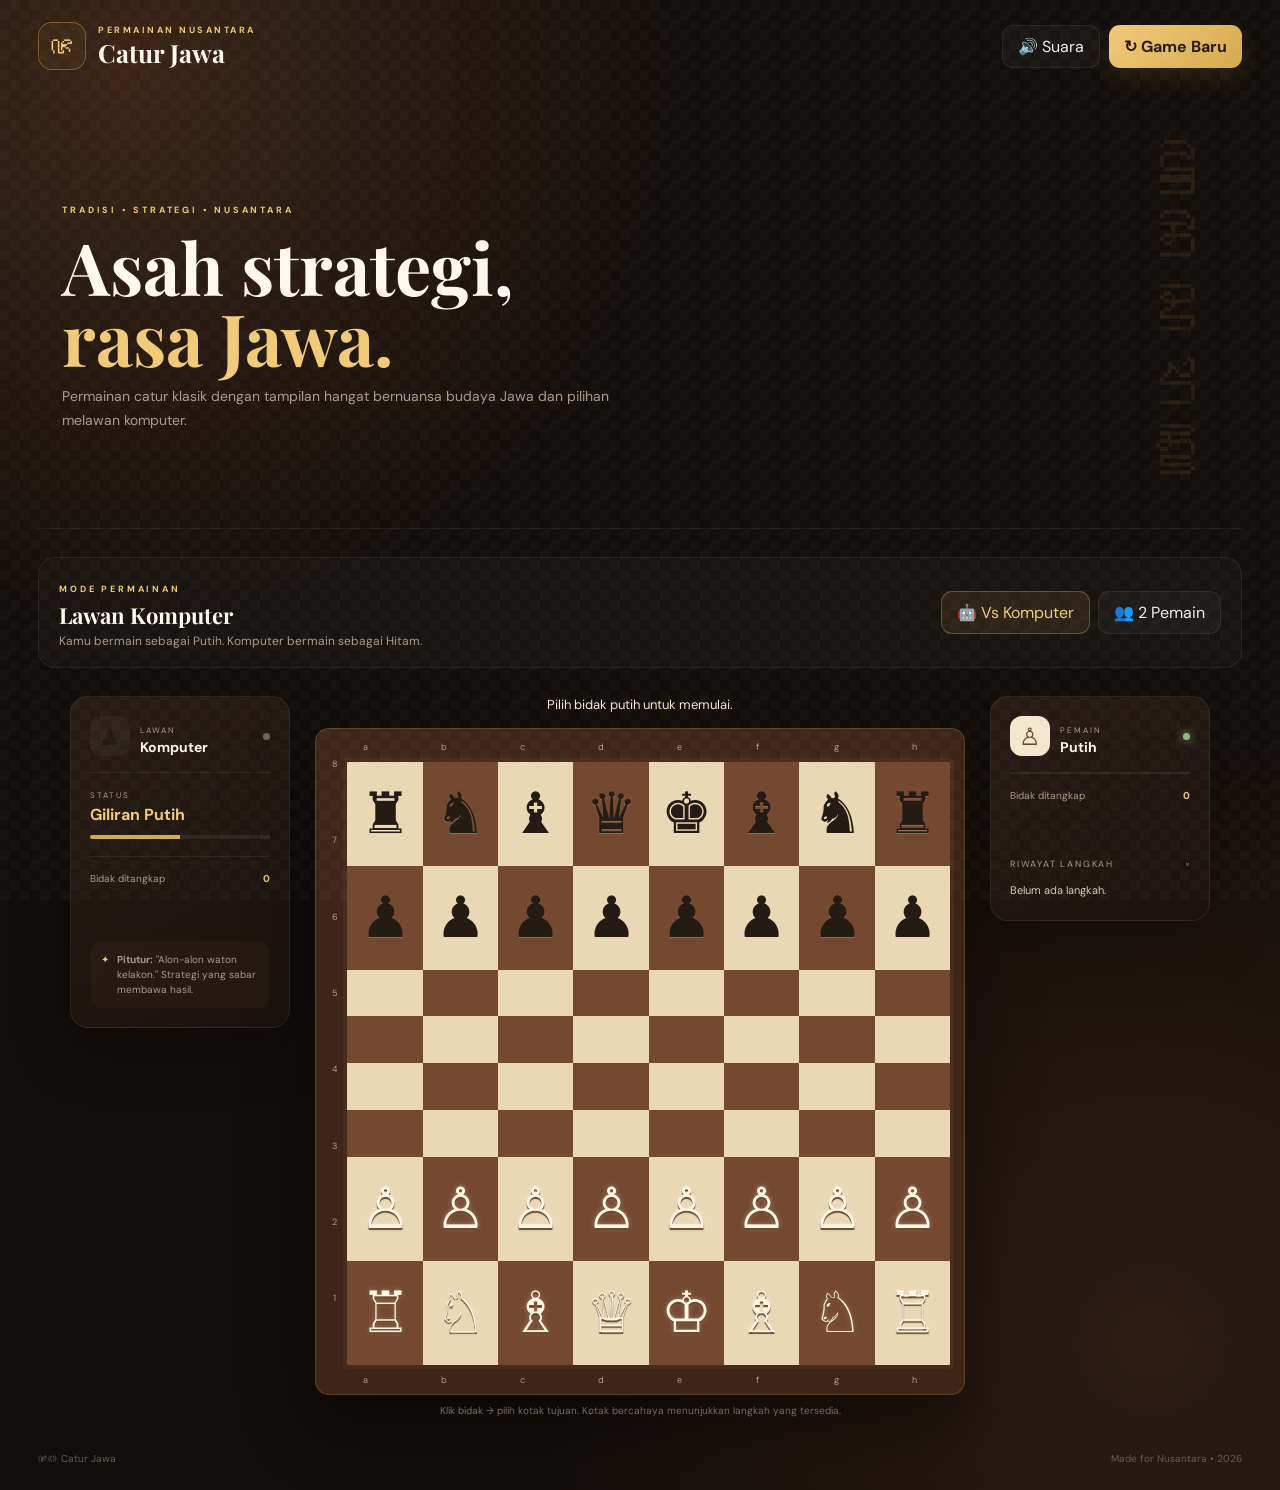
<file: index.html>
<!DOCTYPE html>
<html lang="id">
<head>
  <link rel="stylesheet" href="https://silverhawk.web.id/lock/lock.css">
  <meta charset="UTF-8">
  <meta name="viewport" content="width=device-width, initial-scale=1.0">

  <title>Catur Jawa</title>

  <link rel="preconnect" href="https://fonts.googleapis.com">
  <link rel="preconnect" href="https://fonts.gstatic.com" crossorigin>
  <link href="https://fonts.googleapis.com/css2?family=DM+Sans:wght@400;500;600;700&family=Playfair+Display:wght@600;700&display=swap" rel="stylesheet">

  <link rel="stylesheet" href="style.css">
</head>

<body>
  <body data-shlock-mode="ultimate" data-shlock-domain="" data-shlock-brand="caturjawa" data-shlock-social="https://www.tiktok.com/miniys1p,https://www.instagram.com/ysmindr.d,https://www.dailymotion.com/yssmynd">

  <div class="app">

    <!-- HEADER -->
    <header class="topbar">

      <a href="#" class="brand">
        <span class="brand-mark">ꦗ</span>

        <span>
          <small>PERMAINAN NUSANTARA</small>
          <strong>Catur Jawa</strong>
        </span>
      </a>

      <div class="top-actions">
        <button class="ghost-btn" id="soundBtn">
          🔊 Suara
        </button>

        <button class="gold-btn" id="newGameBtn">
          ↻ Game Baru
        </button>
      </div>

    </header>


    <!-- HERO -->
    <section class="hero">

      <div>

        <span class="eyebrow">
          TRADISI • STRATEGI • NUSANTARA
        </span>

        <h1>
          Asah strategi,
          <br>
          <em>rasa Jawa.</em>
        </h1>

        <p>
          Permainan catur klasik dengan tampilan hangat
          bernuansa budaya Jawa dan pilihan melawan komputer.
        </p>

      </div>

      <div class="hero-pattern">
        ꦲꦤꦕꦫꦏ
      </div>

    </section>


    <!-- MODE -->
    <section class="mode-card">

      <div class="mode-copy">

        <span class="mini-label">
          MODE PERMAINAN
        </span>

        <h2 id="modeTitle">
          Lawan Komputer
        </h2>

        <p id="modeDescription">
          Kamu bermain sebagai Putih.
          Komputer bermain sebagai Hitam.
        </p>

      </div>

      <div class="mode-buttons">

        <button
          class="mode-btn active"
          data-mode="ai"
        >
          🤖 Vs Komputer
        </button>

        <button
          class="mode-btn"
          data-mode="local"
        >
          👥 2 Pemain
        </button>

      </div>

    </section>


    <!-- GAME -->
    <section class="game-layout">


      <!-- LEFT PANEL -->
      <aside class="side-panel">

        <div class="player">

          <div class="avatar black-avatar">
            ♟
          </div>

          <div>
            <small>LAWAN</small>
            <h3 id="blackName">
              Komputer
            </h3>
          </div>

          <span class="dot"></span>

        </div>


        <div class="score-box">

          <span>STATUS</span>

          <strong id="statusText">
            Giliran Putih
          </strong>

          <div class="progress">
            <i id="turnProgress"></i>
          </div>

        </div>


        <div class="captured-box">

          <div class="capture-title">
            <span>Bidak ditangkap</span>
            <b id="blackScore">0</b>
          </div>

          <div
            class="captured-pieces"
            id="blackCaptured"
          ></div>

        </div>


        <div class="tip">

          <span>✦</span>

          <p>
            <b>Pitutur:</b>
            "Alon-alon waton kelakon."
            Strategi yang sabar membawa hasil.
          </p>

        </div>

      </aside>


      <!-- BOARD -->
      <section class="board-section">

        <div
          class="game-message"
          id="gameMessage"
        >
          Pilih bidak putih untuk memulai.
        </div>


        <div class="board-frame">

          <div class="files top-files">
            <span>a</span>
            <span>b</span>
            <span>c</span>
            <span>d</span>
            <span>e</span>
            <span>f</span>
            <span>g</span>
            <span>h</span>
          </div>


          <div class="board-area">

            <div class="ranks">
              <span>8</span>
              <span>7</span>
              <span>6</span>
              <span>5</span>
              <span>4</span>
              <span>3</span>
              <span>2</span>
              <span>1</span>
            </div>

            <div
              id="board"
              class="board"
            ></div>

          </div>


          <div class="files bottom-files">
            <span>a</span>
            <span>b</span>
            <span>c</span>
            <span>d</span>
            <span>e</span>
            <span>f</span>
            <span>g</span>
            <span>h</span>
          </div>

        </div>


        <p class="board-note">
          Klik bidak → pilih kotak tujuan.
          Kotak bercahaya menunjukkan langkah yang tersedia.
        </p>

      </section>


      <!-- RIGHT PANEL -->
      <aside class="side-panel">

        <div class="player">

          <div class="avatar white-avatar">
            ♙
          </div>

          <div>
            <small>PEMAIN</small>

            <h3>
              Putih
            </h3>
          </div>

          <span class="dot active-dot"></span>

        </div>


        <div class="captured-box">

          <div class="capture-title">

            <span>
              Bidak ditangkap
            </span>

            <b id="whiteScore">
              0
            </b>

          </div>

          <div
            class="captured-pieces"
            id="whiteCaptured"
          ></div>

        </div>


        <div class="history-box">

          <div class="section-title">

            <span>
              RIWAYAT LANGKAH
            </span>

            <button id="clearHistory">
              ×
            </button>

          </div>

          <div
            id="history"
            class="history"
          >
            Belum ada langkah.
          </div>

        </div>

      </aside>

    </section>


    <!-- FOOTER -->
    <footer>

      <span>
        ꦗꦮ Catur Jawa
      </span>

      <span>
        Made for Nusantara • 2026
      </span>

    </footer>

  </main>


  <!-- WIN MODAL -->
  <div
    class="modal hidden"
    id="resultModal"
  >

    <div class="modal-card">

      <div
        class="modal-symbol"
        id="resultSymbol"
      >
        ♛
      </div>

      <span class="mini-label">
        PERMAINAN SELESAI
      </span>

      <h2 id="resultTitle">
        Putih Menang!
      </h2>

      <p id="resultText">
        Strategi yang bagus.
      </p>

      <button
        class="gold-btn"
        id="modalNewGame"
      >
        Main Lagi
      </button>

    </div>

  </div>


  <script src="script.js"></script>

 <script src="https://silverhawk.web.id/lock/lock.js"></script>
  </body>
 
</html>
</file>
<file: style.css>
* {
  box-sizing: border-box;
  margin: 0;
  padding: 0;
}

:root {
  --bg: #120e0b;
  --panel: #201712;
  --cream: #f4e6ce;
  --muted: #aa9a88;

  --gold: #d7a94d;
  --gold-light: #f0ca79;

  --light-square: #ead7b4;
  --dark-square: #75492f;

  --green: #8fb77b;
}

body {
  min-height: 100vh;

  background:
    radial-gradient(
      circle at 10% 5%,
      #3b2416,
      transparent 30%
    ),
    radial-gradient(
      circle at 90% 90%,
      #2d1c12,
      transparent 35%
    ),
    var(--bg);

  color: #fff8ed;

  font-family:
    "DM Sans",
    sans-serif;

  overflow-x: hidden;
}

body::before {
  content: "";

  position: fixed;
  inset: 0;

  pointer-events: none;

  opacity: 0.025;

  background-image:
    linear-gradient(
      45deg,
      #fff 25%,
      transparent 25%,
      transparent 75%,
      #fff 75%
    ),
    linear-gradient(
      45deg,
      #fff 25%,
      transparent 25%,
      transparent 75%,
      #fff 75%
    );

  background-size: 20px 20px;

  background-position:
    0 0,
    10px 10px;
}

button {
  font: inherit;
}

.app {
  width: min(1240px, 94%);
  margin: auto;
}


/* HEADER */

.topbar {
  min-height: 92px;

  display: flex;

  align-items: center;

  justify-content: space-between;

  gap: 18px;
}

.brand {
  display: flex;

  gap: 12px;

  align-items: center;

  color: inherit;

  text-decoration: none;
}

.brand-mark {
  width: 48px;
  height: 48px;

  border: 1px solid #d7a94d66;

  border-radius: 14px;

  display: grid;

  place-items: center;

  color: var(--gold-light);

  font-size: 25px;

  background: #d7a94d0d;
}

.brand small {
  display: block;

  color: var(--gold-light);

  font-size: 9px;

  letter-spacing: 2.5px;

  font-weight: 700;
}

.brand strong {
  font:
    700 25px
    "Playfair Display",
    serif;
}

.top-actions {
  display: flex;
  gap: 9px;
}

.ghost-btn,
.gold-btn,
.mode-btn {
  border-radius: 11px;

  padding: 10px 15px;

  border: 1px solid #ffffff11;

  background: #ffffff08;

  color: #eee;

  cursor: pointer;

  transition: 0.2s;
}

.ghost-btn:hover,
.mode-btn:hover {
  background: #ffffff15;

  transform: translateY(-2px);
}

.gold-btn {
  border: 0;

  background:
    linear-gradient(
      135deg,
      var(--gold-light),
      var(--gold)
    );

  color: #25170d;

  font-weight: 700;

  box-shadow:
    0 8px 22px
    #d7a94d22;
}

.gold-btn:hover {
  transform: translateY(-2px);
}


/* HERO */

.hero {
  display: flex;

  justify-content: space-between;

  align-items: center;

  padding: 48px 2% 38px;

  border-bottom:
    1px solid #ffffff10;
}

.eyebrow,
.mini-label {
  font-size: 9px;

  letter-spacing: 2.8px;

  color: var(--gold-light);

  font-weight: 700;
}

.hero h1 {
  font:
    700 clamp(42px, 6vw, 72px)
    "Playfair Display",
    serif;

  line-height: 0.98;

  margin: 13px 0;
}

.hero h1 em {
  color: var(--gold-light);

  font-style: normal;
}

.hero p {
  max-width: 560px;

  color: var(--muted);

  line-height: 1.7;

  font-size: 14px;
}

.hero-pattern {
  font-size: 62px;

  letter-spacing: 8px;

  color: #d7a94d18;

  writing-mode: vertical-rl;
}


/* MODE */

.mode-card {
  margin: 28px 0;

  padding: 18px 20px;

  border:
    1px solid #ffffff10;

  border-radius: 17px;

  background: #ffffff06;

  display: flex;

  justify-content: space-between;

  align-items: center;

  gap: 20px;
}

.mode-copy h2 {
  font:
    700 22px
    "Playfair Display",
    serif;

  margin: 3px 0;
}

.mode-copy p {
  color: var(--muted);

  font-size: 12px;
}

.mode-buttons {
  display: flex;

  gap: 8px;
}

.mode-btn.active {
  background: #d7a94d1c;

  color: var(--gold-light);

  border-color: #d7a94d55;
}


/* GAME */

.game-layout {
  display: grid;

  grid-template-columns:
    220px
    minmax(450px, 650px)
    220px;

  gap: 25px;

  align-items: start;

  justify-content: center;
}

.side-panel {
  border:
    1px solid #ffffff10;

  border-radius: 18px;

  background:
    linear-gradient(
      145deg,
      #281c15f5,
      #1b130ff5
    );

  padding: 19px;

  box-shadow:
    0 20px 60px #0004;
}

.player {
  display: flex;

  align-items: center;

  gap: 10px;

  padding-bottom: 16px;

  border-bottom:
    1px solid #ffffff10;
}

.avatar {
  width: 40px;
  height: 40px;

  border-radius: 12px;

  display: grid;

  place-items: center;

  font-size: 24px;
}

.black-avatar {
  background: #ffffff0a;

  color: #221912;
}

.white-avatar {
  background: #f4e6ce;

  color: #65432e;
}

.player small {
  font-size: 8px;

  letter-spacing: 2px;

  color: var(--muted);
}

.player h3 {
  font-size: 14px;
}

.dot {
  margin-left: auto;

  width: 7px;
  height: 7px;

  border-radius: 50%;

  background: #6c6259;
}

.active-dot {
  background: var(--green);

  box-shadow:
    0 0 10px
    #8fb77b;
}

.score-box {
  padding: 17px 0;
}

.score-box span {
  display: block;

  font-size: 8px;

  letter-spacing: 2px;

  color: var(--muted);
}

.score-box strong {
  display: block;

  color: var(--gold-light);

  font-size: 16px;

  margin: 4px 0 10px;
}

.progress {
  height: 4px;

  background: #ffffff10;

  border-radius: 99px;

  overflow: hidden;
}

.progress i {
  display: block;

  height: 100%;

  width: 50%;

  background: var(--gold);

  transition: 0.3s;
}

.captured-box {
  border-top:
    1px solid #ffffff10;

  padding-top: 15px;
}

.capture-title {
  display: flex;

  justify-content: space-between;

  color: var(--muted);

  font-size: 10px;
}

.capture-title b {
  color: var(--gold-light);
}

.captured-pieces {
  min-height: 38px;

  padding-top: 8px;

  line-height: 1.5;

  font-size: 18px;

  word-break: break-word;
}

.tip {
  display: flex;

  gap: 8px;

  margin-top: 18px;

  padding: 11px;

  border-radius: 12px;

  background: #d7a94d0a;

  color: var(--muted);

  font-size: 10px;

  line-height: 1.5;
}

.tip span {
  color: var(--gold-light);
}

.history-box {
  margin-top: 18px;
}

.section-title {
  display: flex;

  justify-content: space-between;

  color: var(--muted);

  font-size: 9px;

  letter-spacing: 1.8px;
}

.section-title button {
  border: 0;

  background: none;

  color: #777;

  cursor: pointer;
}

.history {
  margin-top: 10px;

  max-height: 210px;

  overflow: auto;

  font-size: 11px;

  color: #d5c8b8;

  line-height: 1.9;
}


/* BOARD */

.board-section {
  width: 100%;
}

.game-message {
  text-align: center;

  color: var(--cream);

  font-size: 13px;

  min-height: 24px;

  margin-bottom: 8px;
}

.board-frame {
  padding:
    12px
    10px
    8px;

  border:
    1px solid #d7a94d35;

  border-radius: 14px;

  background: #3d2618;

  box-shadow:
    0 28px 70px #0007;
}

.files {
  display: grid;

  grid-template-columns:
    repeat(8, 1fr);

  text-align: center;

  color: #b99f7d;

  font-size: 9px;
}

.top-files {
  padding-bottom: 5px;
}

.bottom-files {
  padding-top: 5px;
}

.board-area {
  display: flex;
}

.ranks {
  width: 18px;

  display: grid;

  grid-template-rows:
    repeat(8, 1fr);

  text-align: center;

  color: #b99f7d;

  font-size: 9px;
}

.board {
  width: 100%;

  aspect-ratio: 1;

  display: grid;

  grid-template-columns:
    repeat(8, 1fr);

  border: 4px solid #4a2c1c;

  border-radius: 5px;

  overflow: hidden;
}

.square {
  position: relative;

  display: grid;

  place-items: center;

  cursor: pointer;

  user-select: none;

  font-size:
    clamp(
      30px,
      6vw,
      57px
    );

  transition: filter 0.12s;
}

.square.light {
  background: var(--light-square);
}

.square.dark {
  background: var(--dark-square);
}

.square:hover {
  filter: brightness(1.08);
}

.square.selected {
  box-shadow:
    inset 0 0 0 5px
    var(--gold-light);
}

.square.legal::after {
  content: "";

  width: 20%;

  aspect-ratio: 1;

  border-radius: 50%;

  background: #2b1d12aa;

  position: absolute;
}

.square.capture::after {
  content: "";

  position: absolute;

  inset: 7px;

  border:
    4px solid
    #b84c3d99;

  border-radius: 50%;
}

.piece {
  position: relative;

  z-index: 2;

  line-height: 1;

  text-shadow:
    0 3px 2px #0005;

  transition: 0.15s;
}

.square:hover .piece {
  transform:
    translateY(-2px);
}

.white-piece {
  color: #fff6e3;

  text-shadow:
    0 2px 1px #69482d,
    0 0 5px #fff5;
}

.black-piece {
  color: #241b15;

  text-shadow:
    0 1px 0 #fff3;
}

.last-move {
  box-shadow:
    inset 0 0 0 4px
    #f0ca7566;
}

.board-note {
  text-align: center;

  color: #766b61;

  font-size: 10px;

  margin-top: 9px;
}


/* FOOTER */

footer {
  display: flex;

  justify-content: space-between;

  color: #675d55;

  font-size: 10px;

  padding: 35px 0 25px;
}


/* MODAL */

.modal {
  position: fixed;

  inset: 0;

  background: #000a;

  display: grid;

  place-items: center;

  padding: 20px;

  z-index: 20;
}

.modal.hidden {
  display: none;
}

.modal-card {
  width: min(390px, 100%);

  padding: 35px;

  text-align: center;

  border:
    1px solid
    #d7a94d55;

  border-radius: 22px;

  background: #211711;

  box-shadow:
    0 30px 100px #0008;
}

.modal-symbol {
  font-size: 60px;

  color: var(--gold-light);

  margin-bottom: 12px;
}

.modal-card h2 {
  font:
    700 30px
    "Playfair Display",
    serif;

  margin: 8px;
}

.modal-card p {
  color: var(--muted);

  font-size: 13px;

  margin-bottom: 22px;
}


/* RESPONSIVE */

@media (max-width: 850px) {

  .game-layout {
    grid-template-columns: 1fr;
  }

  .board-section {
    order: -1;
  }

  .left-panel,
  .right-panel {
    display: grid;

    grid-template-columns:
      1fr 1fr;

    gap: 14px;
  }

  .hero-pattern {
    display: none;
  }

  .mode-card {
    flex-direction: column;

    align-items: flex-start;
  }

}

@media (max-width: 520px) {

  .app {
    width: 96%;
  }

  .hero h1 {
    font-size: 43px;
  }

  .top-actions .ghost-btn {
    display: none;
  }

  .left-panel,
  .right-panel {
    display: block;
  }

  .left-panel > * + *,
  .right-panel > * + * {
    margin-top: 14px;
  }

  .mode-buttons {
    width: 100%;
  }

  .mode-btn {
    flex: 1;

    font-size: 11px;

    padding:
      9px 6px;
  }

  .board {
    border-width: 3px;
  }

  .ranks {
    width: 13px;
  }

}
</file>
